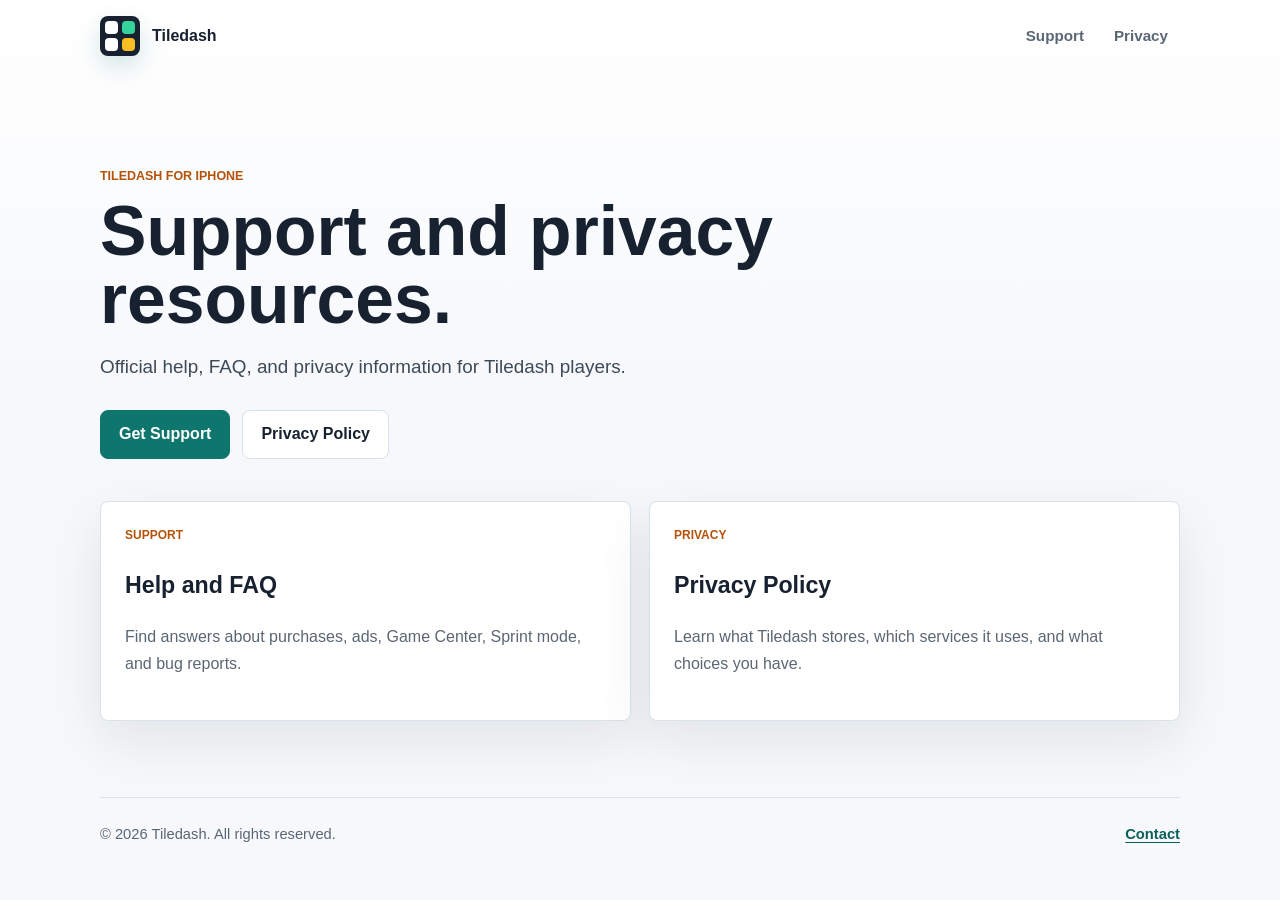
<file: index.html>
<!DOCTYPE html>
<html lang="en">
<head>
  <meta charset="UTF-8" />
  <meta name="viewport" content="width=device-width, initial-scale=1.0" />
  <title>Tiledash Support &amp; Privacy</title>
  <meta name="description" content="Official Tiledash support and privacy resources for iPhone players." />
  <link rel="canonical" href="https://ca-appdev.github.io/app-support/" />
  <meta property="og:type" content="website" />
  <meta property="og:title" content="Tiledash Support &amp; Privacy" />
  <meta property="og:description" content="Get help with Tiledash or read the privacy policy." />
  <meta property="og:url" content="https://ca-appdev.github.io/app-support/" />
  <meta name="twitter:card" content="summary" />
  <meta name="theme-color" content="#0f766e" />
  <link rel="stylesheet" href="style.css" />
</head>
<body>
  <header class="topbar">
    <a class="brand" href="index.html" aria-label="Tiledash home">
      <span class="app-mark" aria-hidden="true"><span></span><span></span><span></span><span></span></span>
      <span>Tiledash</span>
    </a>
    <nav class="nav" aria-label="Primary navigation">
      <a href="support.html">Support</a>
      <a href="privacy.html">Privacy</a>
    </nav>
  </header>

  <main class="wrap">
    <section class="hero">
      <p class="eyebrow">Tiledash for iPhone</p>
      <h1>Support and privacy resources.</h1>
      <p class="lead">Official help, FAQ, and privacy information for Tiledash players.</p>
      <div class="actions" aria-label="Primary links">
        <a class="button" href="support.html">Get Support</a>
        <a class="button secondary" href="privacy.html">Privacy Policy</a>
      </div>
    </section>

    <section class="link-grid" aria-label="Resources">
      <a class="resource" href="support.html">
        <span class="resource-label">Support</span>
        <strong>Help and FAQ</strong>
        <span>Find answers about purchases, ads, Game Center, Sprint mode, and bug reports.</span>
      </a>
      <a class="resource" href="privacy.html">
        <span class="resource-label">Privacy</span>
        <strong>Privacy Policy</strong>
        <span>Learn what Tiledash stores, which services it uses, and what choices you have.</span>
      </a>
    </section>
  </main>

  <footer class="footer">
    <span>&copy; 2026 Tiledash. All rights reserved.</span>
    <a href="mailto:b7q6mcbn7h@privaterelay.appleid.com">Contact</a>
  </footer>
</body>
</html>
</file>
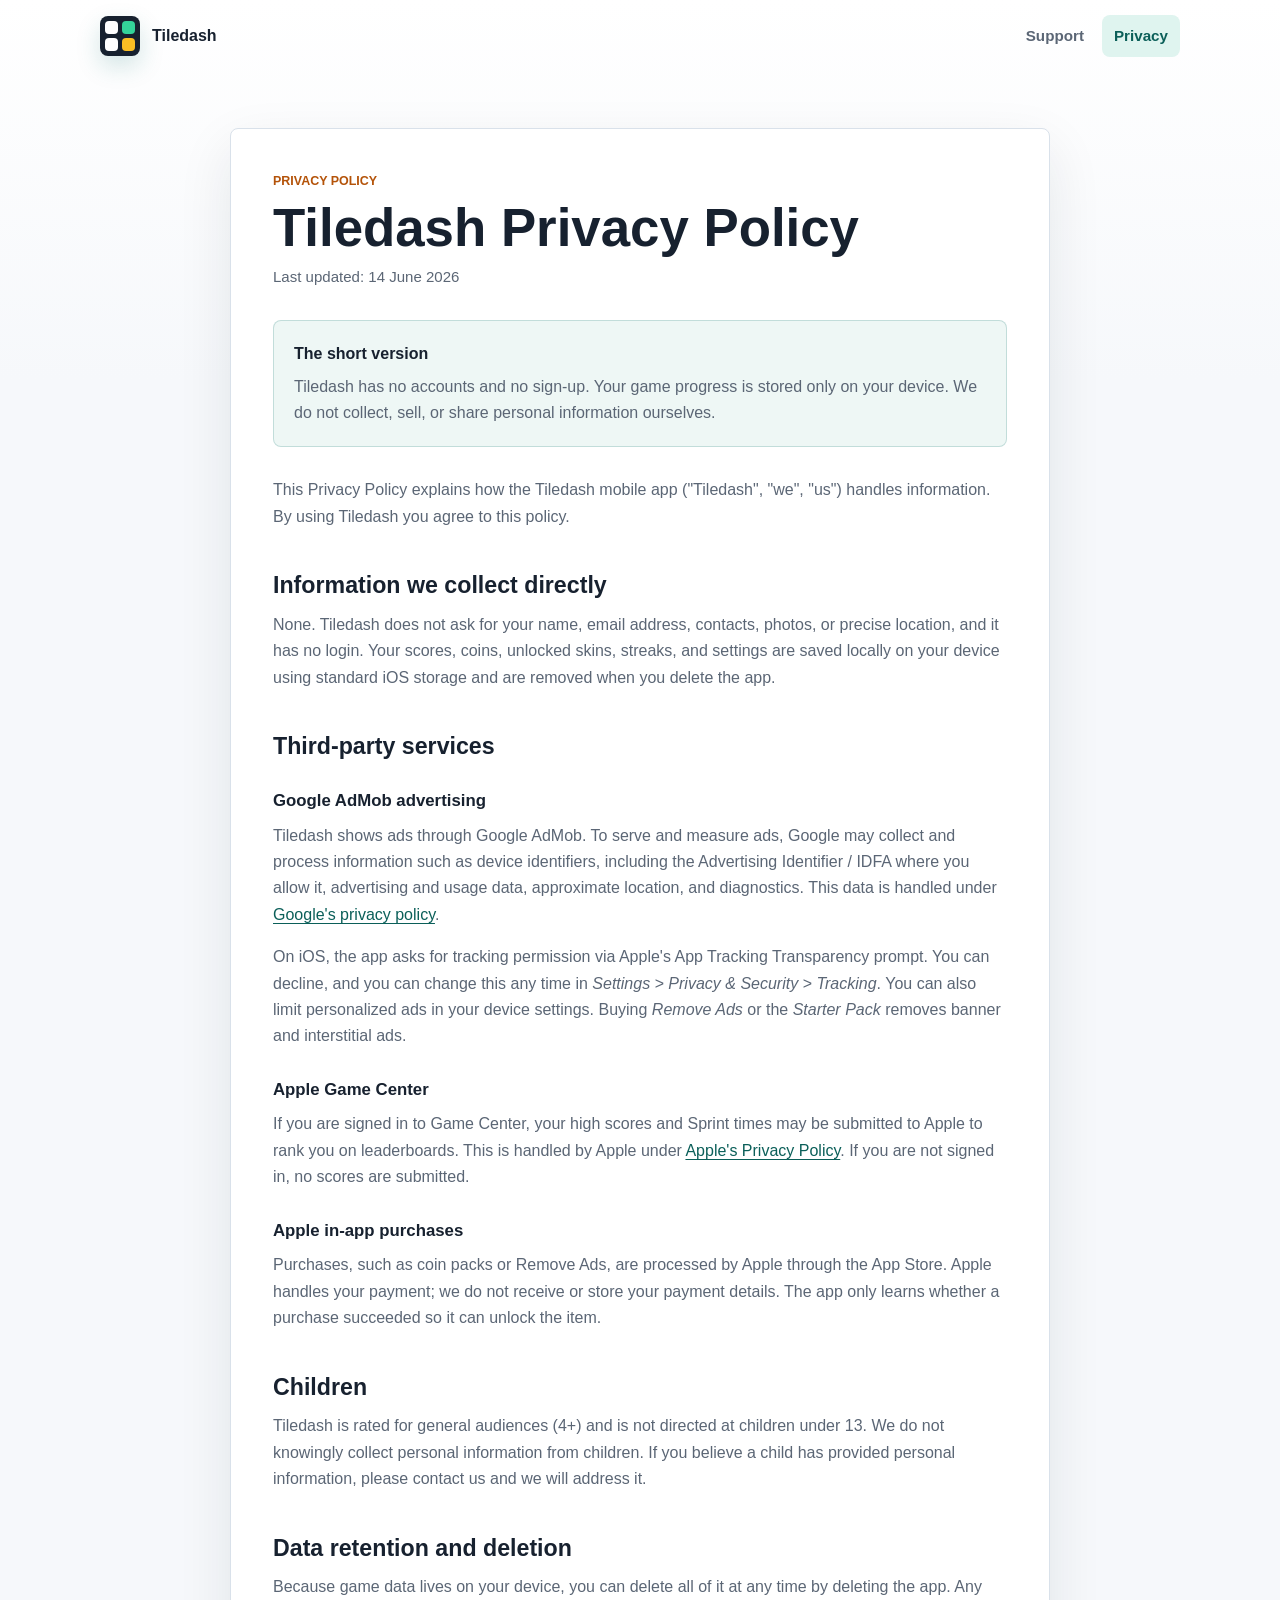
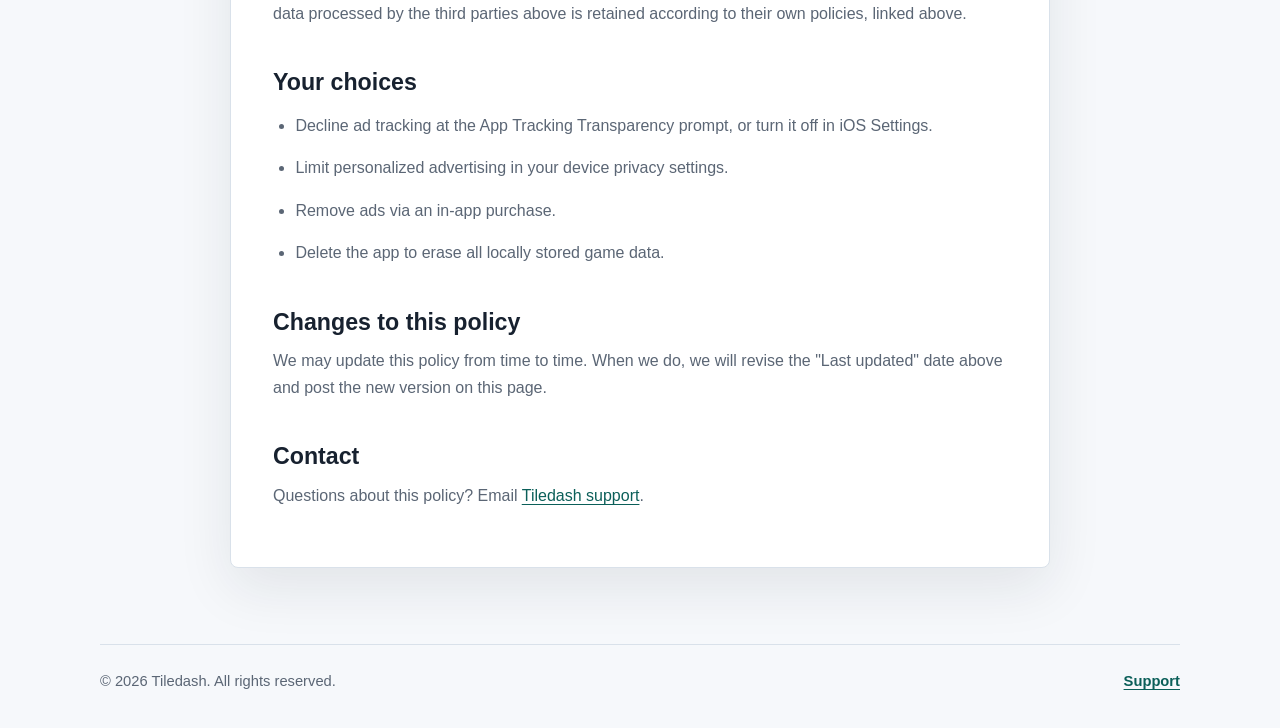
<file: privacy.html>
<!DOCTYPE html>
<html lang="en">
<head>
  <meta charset="UTF-8" />
  <meta name="viewport" content="width=device-width, initial-scale=1.0" />
  <title>Tiledash Privacy Policy</title>
  <meta name="description" content="Privacy Policy for Tiledash, including local data storage, AdMob, Game Center, and in-app purchases." />
  <link rel="canonical" href="https://ca-appdev.github.io/app-support/privacy.html" />
  <meta property="og:type" content="article" />
  <meta property="og:title" content="Tiledash Privacy Policy" />
  <meta property="og:description" content="How Tiledash handles local game data, ads, Game Center, and purchases." />
  <meta property="og:url" content="https://ca-appdev.github.io/app-support/privacy.html" />
  <meta name="twitter:card" content="summary" />
  <meta name="theme-color" content="#0f766e" />
  <link rel="stylesheet" href="style.css" />
</head>
<body>
  <header class="topbar">
    <a class="brand" href="index.html" aria-label="Tiledash home">
      <span class="app-mark" aria-hidden="true"><span></span><span></span><span></span><span></span></span>
      <span>Tiledash</span>
    </a>
    <nav class="nav" aria-label="Primary navigation">
      <a href="support.html">Support</a>
      <a aria-current="page" href="privacy.html">Privacy</a>
    </nav>
  </header>

  <main class="wrap narrow">
    <article class="document">
      <p class="eyebrow">Privacy Policy</p>
      <h1>Tiledash Privacy Policy</h1>
      <p class="updated">Last updated: 14 June 2026</p>

      <div class="notice">
        <strong>The short version</strong>
        <p>Tiledash has no accounts and no sign-up. Your game progress is stored only on
        your device. We do not collect, sell, or share personal information ourselves.</p>
      </div>

      <p>This Privacy Policy explains how the Tiledash mobile app ("Tiledash", "we",
      "us") handles information. By using Tiledash you agree to this policy.</p>

      <h2>Information we collect directly</h2>
      <p>None. Tiledash does not ask for your name, email address, contacts, photos, or
      precise location, and it has no login. Your scores, coins, unlocked skins,
      streaks, and settings are saved locally on your device using standard iOS storage
      and are removed when you delete the app.</p>

      <h2>Third-party services</h2>

      <h3>Google AdMob advertising</h3>
      <p>Tiledash shows ads through Google AdMob. To serve and measure ads, Google may
      collect and process information such as device identifiers, including the
      Advertising Identifier / IDFA where you allow it, advertising and usage data,
      approximate location, and diagnostics. This data is handled under
      <a href="https://policies.google.com/privacy">Google's privacy policy</a>.</p>

      <p>On iOS, the app asks for tracking permission via Apple's App Tracking
      Transparency prompt. You can decline, and you can change this any time in
      <em>Settings &gt; Privacy &amp; Security &gt; Tracking</em>. You can also limit
      personalized ads in your device settings. Buying <em>Remove Ads</em> or the
      <em>Starter Pack</em> removes banner and interstitial ads.</p>

      <h3>Apple Game Center</h3>
      <p>If you are signed in to Game Center, your high scores and Sprint times may be
      submitted to Apple to rank you on leaderboards. This is handled by Apple under
      <a href="https://www.apple.com/legal/privacy/">Apple's Privacy Policy</a>. If you
      are not signed in, no scores are submitted.</p>

      <h3>Apple in-app purchases</h3>
      <p>Purchases, such as coin packs or Remove Ads, are processed by Apple through the
      App Store. Apple handles your payment; we do not receive or store your payment
      details. The app only learns whether a purchase succeeded so it can unlock the
      item.</p>

      <h2>Children</h2>
      <p>Tiledash is rated for general audiences (4+) and is not directed at children
      under 13. We do not knowingly collect personal information from children. If you
      believe a child has provided personal information, please contact us and we will
      address it.</p>

      <h2>Data retention and deletion</h2>
      <p>Because game data lives on your device, you can delete all of it at any time by
      deleting the app. Any data processed by the third parties above is retained
      according to their own policies, linked above.</p>

      <h2>Your choices</h2>
      <ul>
        <li>Decline ad tracking at the App Tracking Transparency prompt, or turn it off
        in iOS Settings.</li>
        <li>Limit personalized advertising in your device privacy settings.</li>
        <li>Remove ads via an in-app purchase.</li>
        <li>Delete the app to erase all locally stored game data.</li>
      </ul>

      <h2>Changes to this policy</h2>
      <p>We may update this policy from time to time. When we do, we will revise the
      "Last updated" date above and post the new version on this page.</p>

      <h2>Contact</h2>
      <p>Questions about this policy? Email
      <a href="mailto:b7q6mcbn7h@privaterelay.appleid.com">Tiledash support</a>.</p>
    </article>
  </main>

  <footer class="footer">
    <span>&copy; 2026 Tiledash. All rights reserved.</span>
    <a href="support.html">Support</a>
  </footer>
</body>
</html>
</file>
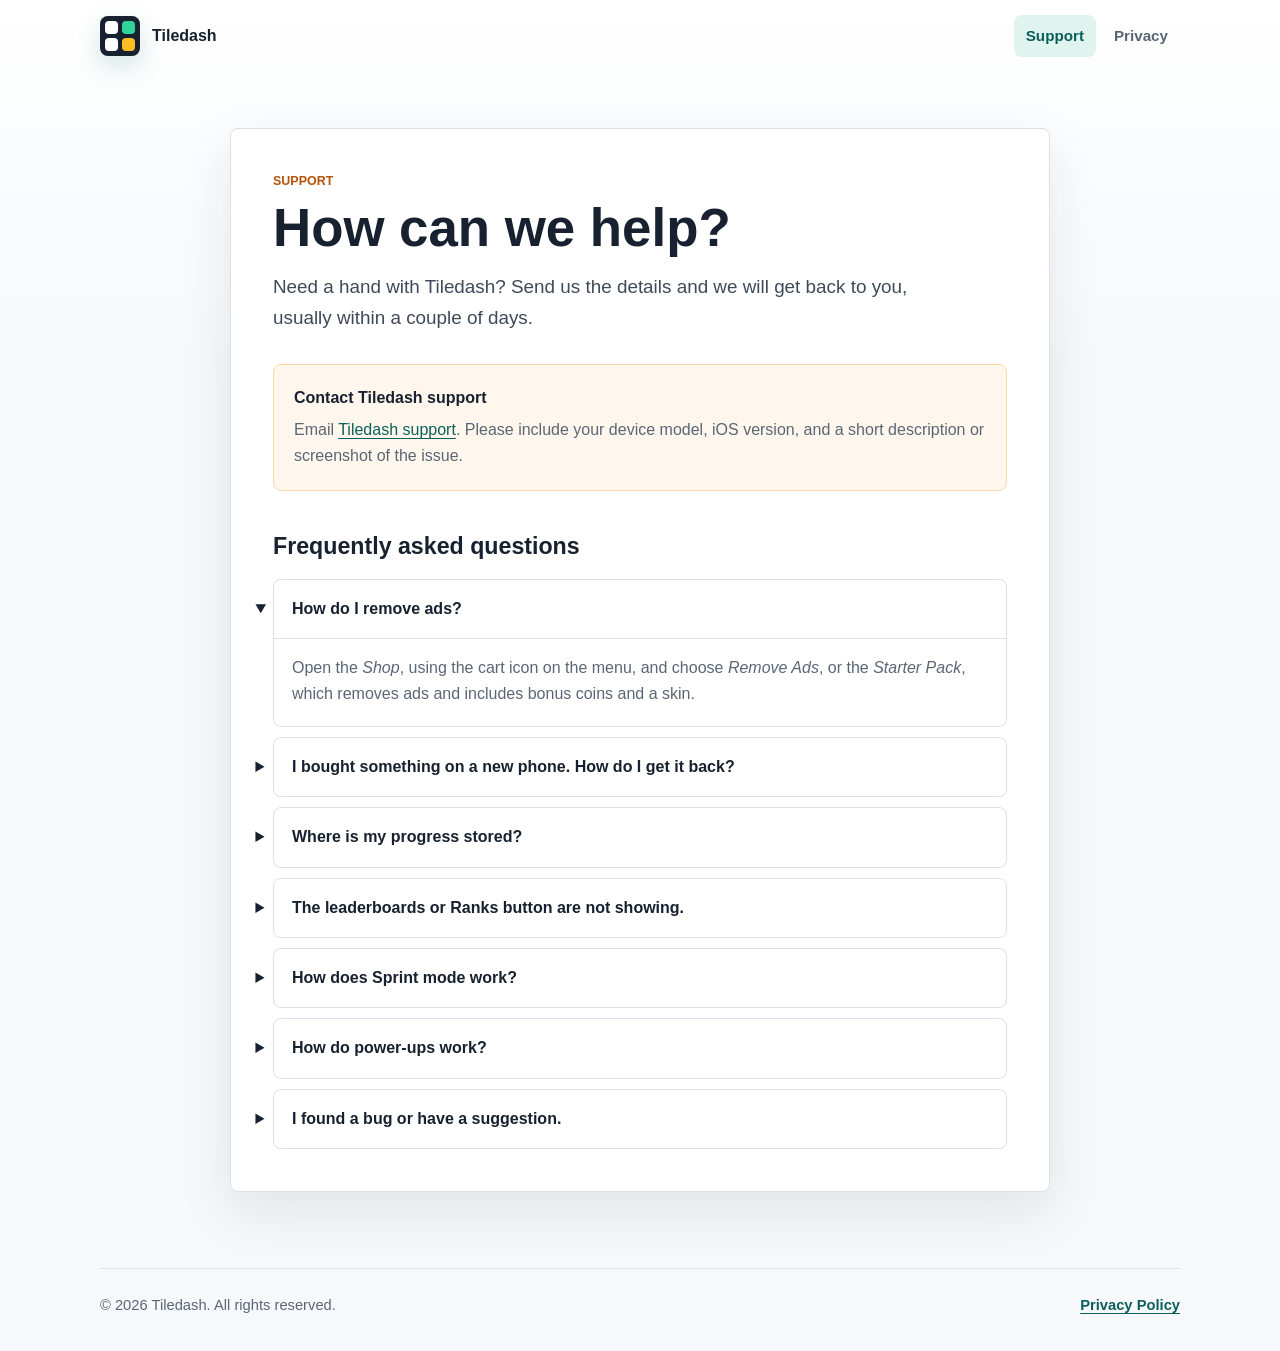
<file: support.html>
<!DOCTYPE html>
<html lang="en">
<head>
  <meta charset="UTF-8" />
  <meta name="viewport" content="width=device-width, initial-scale=1.0" />
  <title>Tiledash Support</title>
  <meta name="description" content="Support and FAQ for Tiledash on iPhone." />
  <link rel="canonical" href="https://ca-appdev.github.io/app-support/support.html" />
  <meta property="og:type" content="website" />
  <meta property="og:title" content="Tiledash Support" />
  <meta property="og:description" content="Get help with purchases, ads, Game Center, Sprint mode, and other Tiledash questions." />
  <meta property="og:url" content="https://ca-appdev.github.io/app-support/support.html" />
  <meta name="twitter:card" content="summary" />
  <meta name="theme-color" content="#0f766e" />
  <link rel="stylesheet" href="style.css" />
</head>
<body>
  <header class="topbar">
    <a class="brand" href="index.html" aria-label="Tiledash home">
      <span class="app-mark" aria-hidden="true"><span></span><span></span><span></span><span></span></span>
      <span>Tiledash</span>
    </a>
    <nav class="nav" aria-label="Primary navigation">
      <a aria-current="page" href="support.html">Support</a>
      <a href="privacy.html">Privacy</a>
    </nav>
  </header>

  <main class="wrap narrow">
    <section class="document">
      <p class="eyebrow">Support</p>
      <h1>How can we help?</h1>
      <p class="lead">Need a hand with Tiledash? Send us the details and we will get back to you,
      usually within a couple of days.</p>

      <div class="notice contact-box">
        <strong>Contact Tiledash support</strong>
        <p>Email <a href="mailto:b7q6mcbn7h@privaterelay.appleid.com">Tiledash support</a>.
        Please include your device model, iOS version, and a short description or
        screenshot of the issue.</p>
      </div>

      <h2>Frequently asked questions</h2>

      <div class="faq-list">
        <details open>
          <summary>How do I remove ads?</summary>
          <p>Open the <em>Shop</em>, using the cart icon on the menu, and choose
          <em>Remove Ads</em>, or the <em>Starter Pack</em>, which removes ads and
          includes bonus coins and a skin.</p>
        </details>

        <details>
          <summary>I bought something on a new phone. How do I get it back?</summary>
          <p>Open the <em>Shop</em> and tap <em>Restore Purchases</em>. This restores
          non-consumable purchases such as Remove Ads and the Starter Pack. Consumable
          coin packs are added to your balance when bought and cannot be restored.</p>
        </details>

        <details>
          <summary>Where is my progress stored?</summary>
          <p>Your scores, coins, skins, and settings are saved locally on your device.
          Deleting the app erases this data. There is no account or cloud sync.</p>
        </details>

        <details>
          <summary>The leaderboards or Ranks button are not showing.</summary>
          <p>Tiledash uses Apple Game Center. Make sure you are signed in to Game
          Center in the iOS <em>Settings</em> app, then reopen Tiledash.</p>
        </details>

        <details>
          <summary>How does Sprint mode work?</summary>
          <p>Sprint is a race to clear a set number of tiles as fast as you can, across
          four levels: 30, 60, 100, and 150 tiles. Finish a level to unlock the next
          one; each keeps your best time.</p>
        </details>

        <details>
          <summary>How do power-ups work?</summary>
          <p>On the menu you can arm power-ups before a run using coins:
          <em>Shield</em> for extra lives, <em>2&times; Score</em>, and
          <em>Slow Start</em>. They apply to your next run.</p>
        </details>

        <details>
          <summary>I found a bug or have a suggestion.</summary>
          <p>Please email
          <a href="mailto:b7q6mcbn7h@privaterelay.appleid.com">Tiledash support</a>.
          Feedback is welcome and helps shape updates.</p>
        </details>
      </div>
    </section>
  </main>

  <footer class="footer">
    <span>&copy; 2026 Tiledash. All rights reserved.</span>
    <a href="privacy.html">Privacy Policy</a>
  </footer>
</body>
</html>
</file>
<file: style.css>
:root {
  --bg: #f6f8fb;
  --surface: #ffffff;
  --surface-soft: #eef7f5;
  --ink: #17212f;
  --muted: #5b6675;
  --line: #d9e1ea;
  --accent: #0f766e;
  --accent-dark: #0b5f59;
  --accent-soft: #dff4ef;
  --warm: #b45309;
  --shadow: 0 20px 55px rgba(23, 33, 47, 0.09);
}

* {
  box-sizing: border-box;
}

html {
  background: var(--bg);
}

body {
  margin: 0;
  color: var(--ink);
  background:
    linear-gradient(180deg, #ffffff 0, var(--bg) 380px),
    var(--bg);
  font-family: -apple-system, BlinkMacSystemFont, "Segoe UI", Roboto, Helvetica, Arial, sans-serif;
  line-height: 1.65;
  -webkit-font-smoothing: antialiased;
}

a {
  color: var(--accent-dark);
  text-decoration-thickness: 0.08em;
  text-underline-offset: 0.18em;
}

a:hover {
  color: var(--accent);
}

.topbar {
  width: min(1080px, calc(100% - 40px));
  min-height: 72px;
  margin: 0 auto;
  display: flex;
  align-items: center;
  justify-content: space-between;
  gap: 20px;
}

.brand {
  display: inline-flex;
  align-items: center;
  gap: 12px;
  color: var(--ink);
  font-weight: 800;
  text-decoration: none;
}

.app-mark {
  width: 40px;
  height: 40px;
  display: grid;
  grid-template-columns: repeat(2, 1fr);
  gap: 4px;
  padding: 5px;
  border-radius: 8px;
  background: var(--ink);
  box-shadow: 0 10px 24px rgba(15, 118, 110, 0.18);
}

.app-mark span {
  border-radius: 4px;
  background: #ffffff;
}

.app-mark span:nth-child(2) {
  background: #34d399;
}

.app-mark span:nth-child(4) {
  background: #fbbf24;
}

.nav {
  display: flex;
  align-items: center;
  gap: 6px;
}

.nav a {
  border-radius: 8px;
  color: var(--muted);
  font-size: 0.95rem;
  font-weight: 700;
  padding: 8px 12px;
  text-decoration: none;
}

.nav a:hover,
.nav a[aria-current="page"] {
  background: var(--accent-soft);
  color: var(--accent-dark);
}

.wrap {
  width: min(1080px, calc(100% - 40px));
  margin: 0 auto;
  padding: 56px 0 76px;
}

.wrap.narrow {
  width: min(820px, calc(100% - 40px));
}

.hero {
  max-width: 780px;
  padding: 38px 0 42px;
}

.eyebrow {
  color: var(--warm);
  font-size: 0.78rem;
  font-weight: 800;
  letter-spacing: 0;
  margin: 0 0 10px;
  text-transform: uppercase;
}

h1,
h2,
h3,
p {
  overflow-wrap: anywhere;
}

h1 {
  max-width: 820px;
  font-size: 4.35rem;
  letter-spacing: 0;
  line-height: 0.98;
  margin: 0;
}

h2 {
  font-size: 1.45rem;
  line-height: 1.2;
  margin: 42px 0 12px;
}

h3 {
  color: var(--ink);
  font-size: 1.05rem;
  margin: 26px 0 8px;
}

p,
li {
  color: var(--muted);
  margin: 0 0 16px;
}

ul {
  padding-left: 1.4rem;
}

.lead {
  color: #3f4a59;
  font-size: 1.18rem;
  margin-top: 18px;
  max-width: 680px;
}

.updated {
  color: var(--muted);
  font-size: 0.94rem;
  margin-top: 12px;
}

.actions {
  display: flex;
  flex-wrap: wrap;
  gap: 12px;
  margin-top: 28px;
}

.button {
  align-items: center;
  background: var(--accent);
  border: 1px solid var(--accent);
  border-radius: 8px;
  color: #ffffff;
  display: inline-flex;
  font-weight: 800;
  justify-content: center;
  min-height: 46px;
  padding: 10px 18px;
  text-decoration: none;
}

.button:hover {
  background: var(--accent-dark);
  border-color: var(--accent-dark);
  color: #ffffff;
}

.button.secondary {
  background: #ffffff;
  border-color: var(--line);
  color: var(--ink);
}

.button.secondary:hover {
  background: var(--surface-soft);
  color: var(--ink);
}

.link-grid {
  display: grid;
  gap: 18px;
  grid-template-columns: repeat(2, minmax(0, 1fr));
}

.resource {
  background: var(--surface);
  border: 1px solid var(--line);
  border-radius: 8px;
  box-shadow: var(--shadow);
  color: var(--ink);
  display: grid;
  gap: 8px;
  min-height: 220px;
  padding: 24px;
  text-decoration: none;
}

.resource:hover {
  border-color: rgba(15, 118, 110, 0.45);
  color: var(--ink);
  transform: translateY(-1px);
}

.resource strong {
  font-size: 1.45rem;
  line-height: 1.15;
}

.resource span:last-child {
  color: var(--muted);
}

.resource-label {
  color: var(--warm);
  font-size: 0.75rem;
  font-weight: 800;
  letter-spacing: 0;
  text-transform: uppercase;
}

.document {
  background: var(--surface);
  border: 1px solid var(--line);
  border-radius: 8px;
  box-shadow: var(--shadow);
  padding: 42px;
}

.document h1 {
  font-size: 3.3rem;
}

.notice {
  background: var(--surface-soft);
  border: 1px solid rgba(15, 118, 110, 0.2);
  border-radius: 8px;
  margin: 30px 0;
  padding: 20px;
}

.notice strong {
  display: block;
  margin-bottom: 6px;
}

.notice p:last-child {
  margin-bottom: 0;
}

.contact-box {
  background: #fff7ed;
  border-color: #fed7aa;
}

.faq-list {
  display: grid;
  gap: 10px;
  margin-top: 18px;
}

details {
  background: var(--surface);
  border: 1px solid var(--line);
  border-radius: 8px;
  padding: 0;
}

summary {
  color: var(--ink);
  cursor: pointer;
  font-weight: 800;
  list-style-position: outside;
  padding: 16px 18px;
}

details p {
  border-top: 1px solid var(--line);
  margin: 0;
  padding: 16px 18px 18px;
}

.footer {
  align-items: center;
  border-top: 1px solid var(--line);
  color: var(--muted);
  display: flex;
  font-size: 0.92rem;
  gap: 16px;
  justify-content: space-between;
  margin: 0 auto;
  padding: 24px 0 34px;
  width: min(1080px, calc(100% - 40px));
}

.footer a {
  font-weight: 700;
}

@media (max-width: 720px) {
  .topbar {
    width: min(100% - 28px, 1080px);
  }

  .wrap,
  .wrap.narrow,
  .footer {
    width: min(100% - 28px, 1080px);
  }

  .wrap {
    padding: 30px 0 54px;
  }

  .hero {
    padding: 22px 0 32px;
  }

  h1 {
    font-size: 2.55rem;
    line-height: 1.04;
  }

  .link-grid {
    grid-template-columns: 1fr;
  }

  .document {
    padding: 26px 20px;
  }

  .document h1 {
    font-size: 2.25rem;
  }

  .footer {
    align-items: flex-start;
    flex-direction: column;
  }
}
</file>
